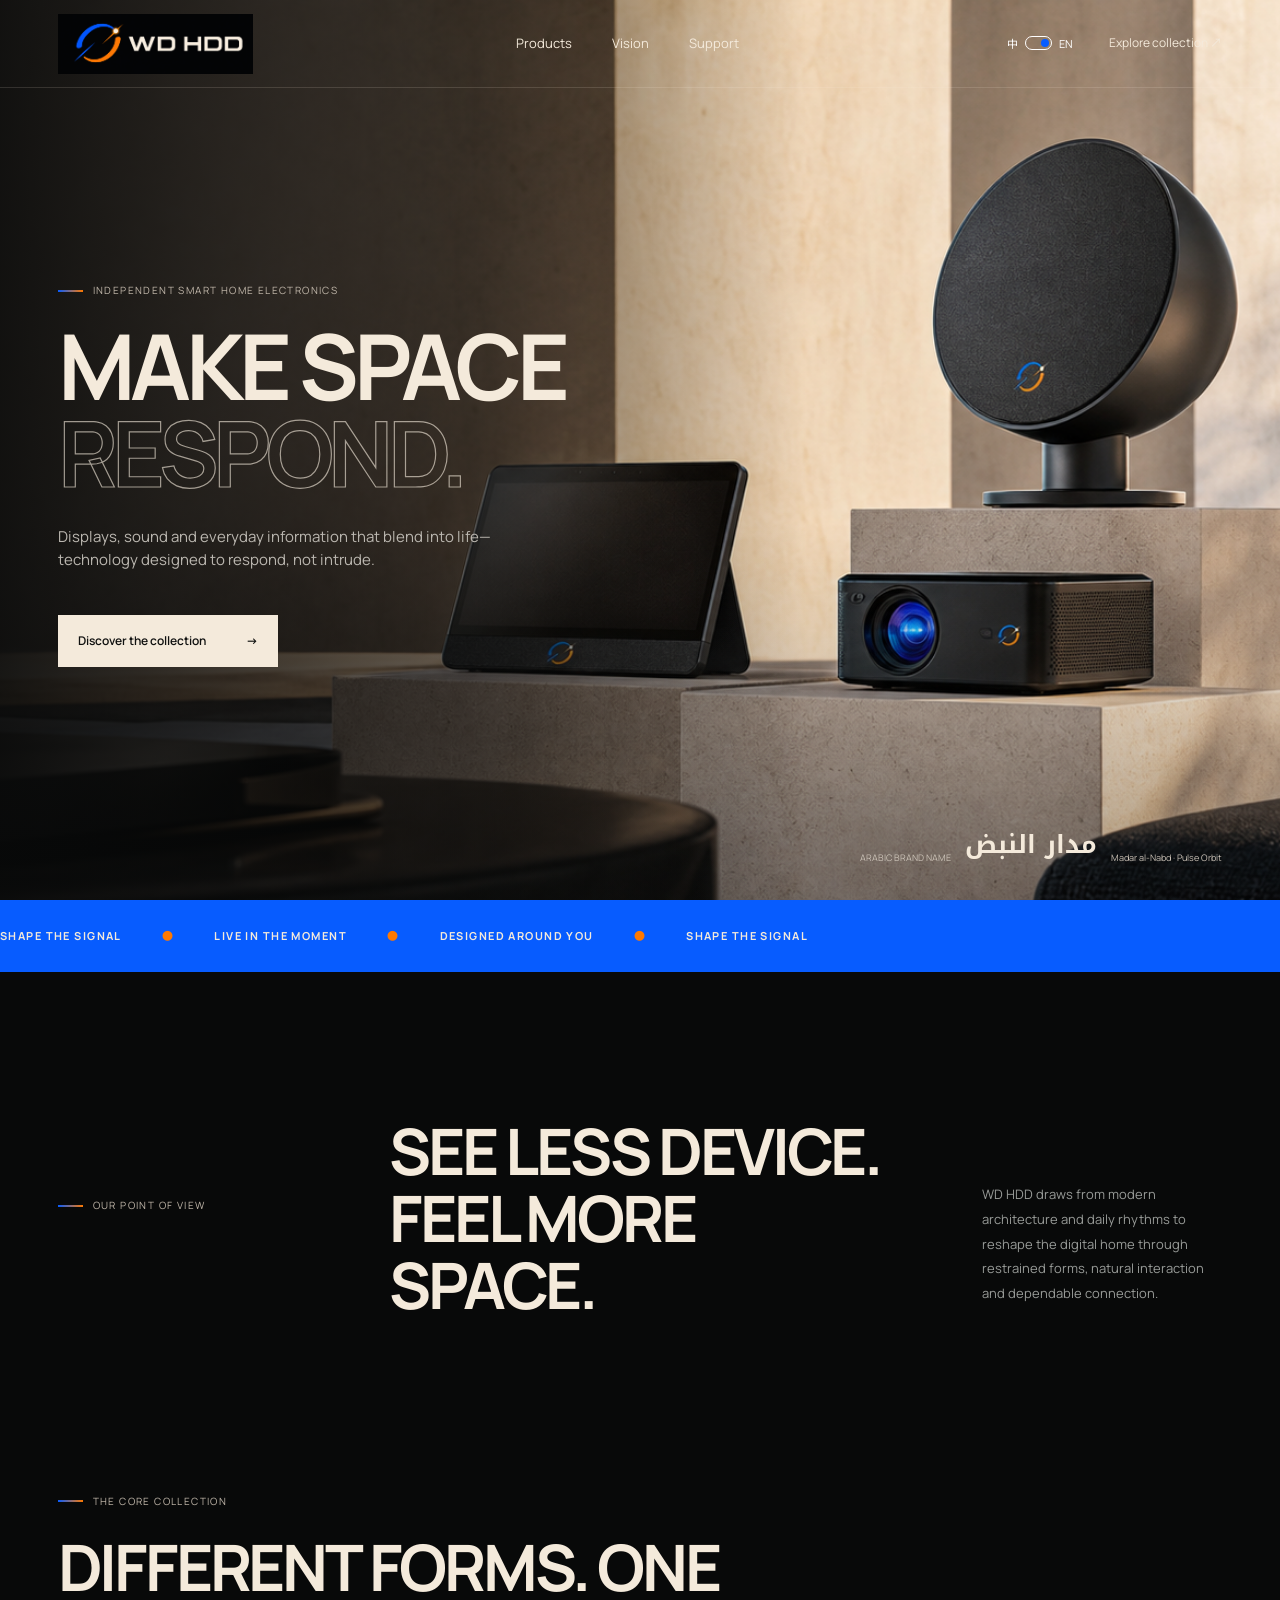
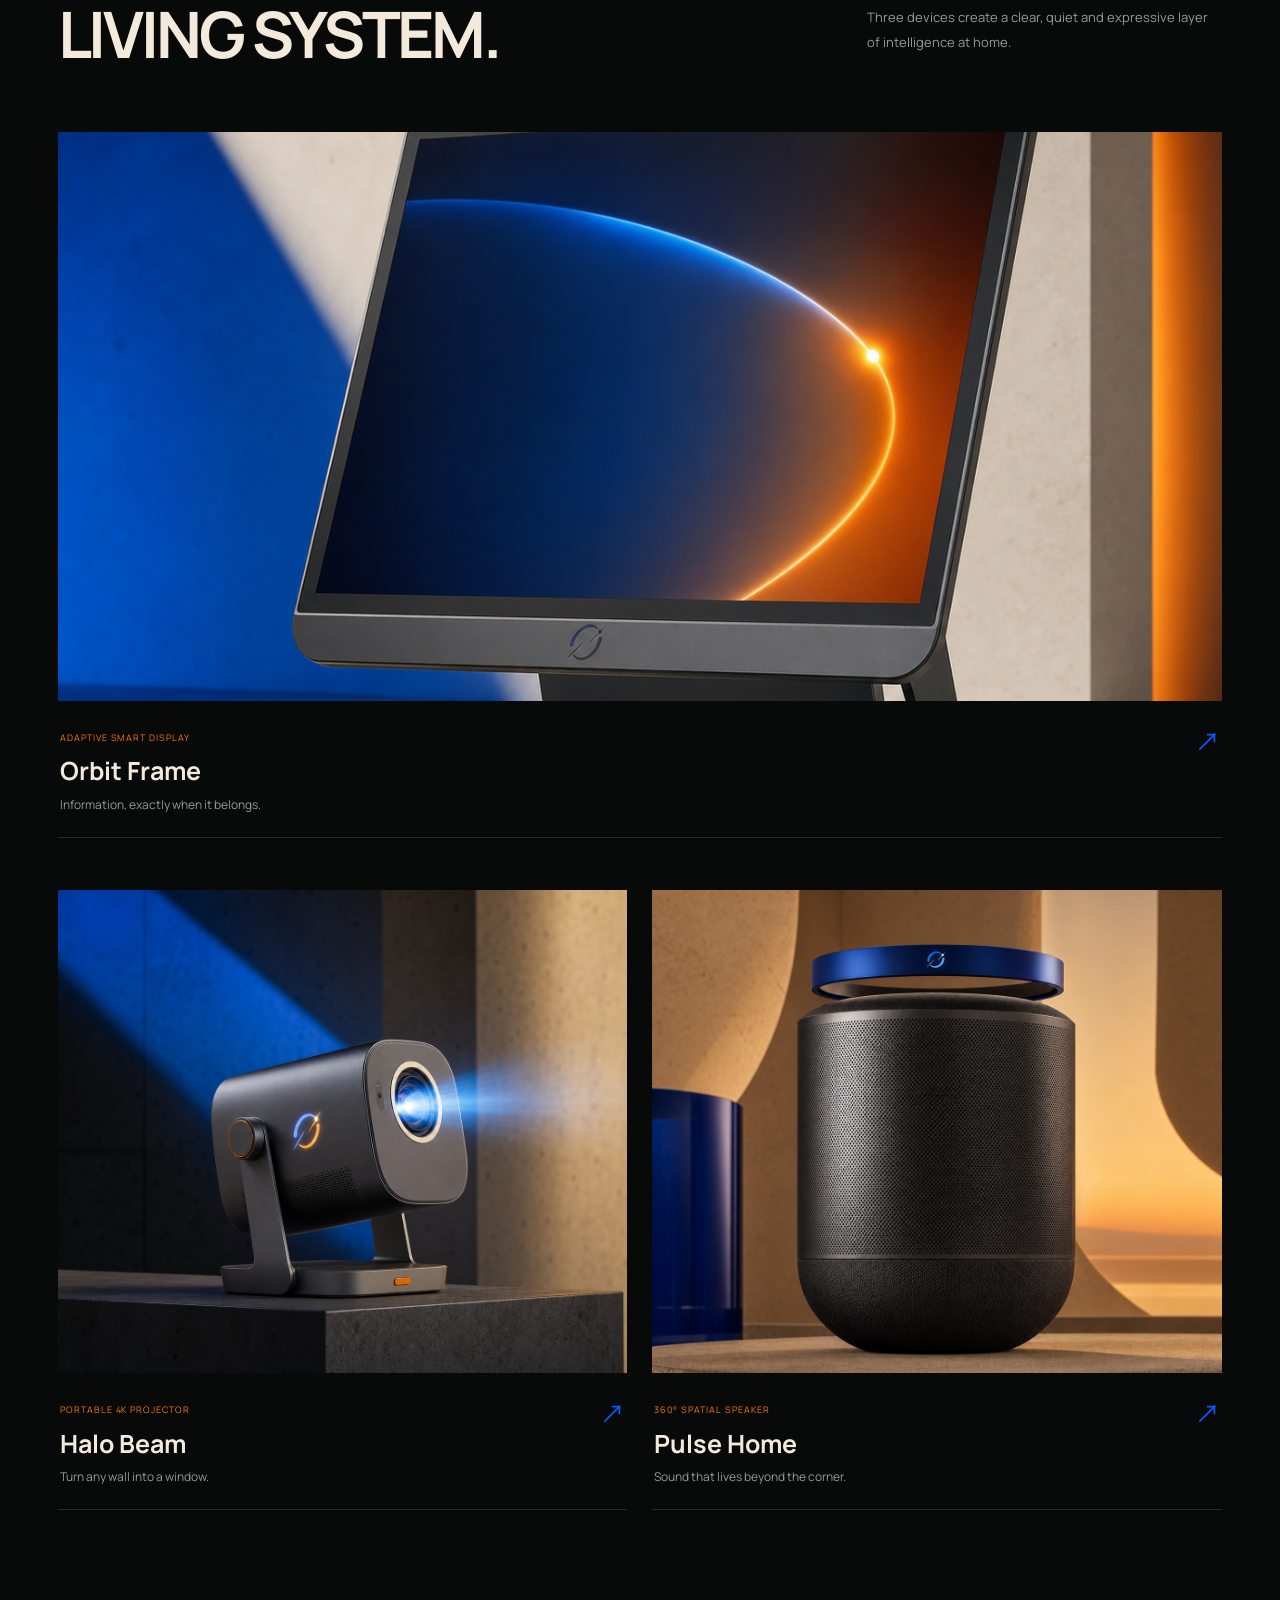
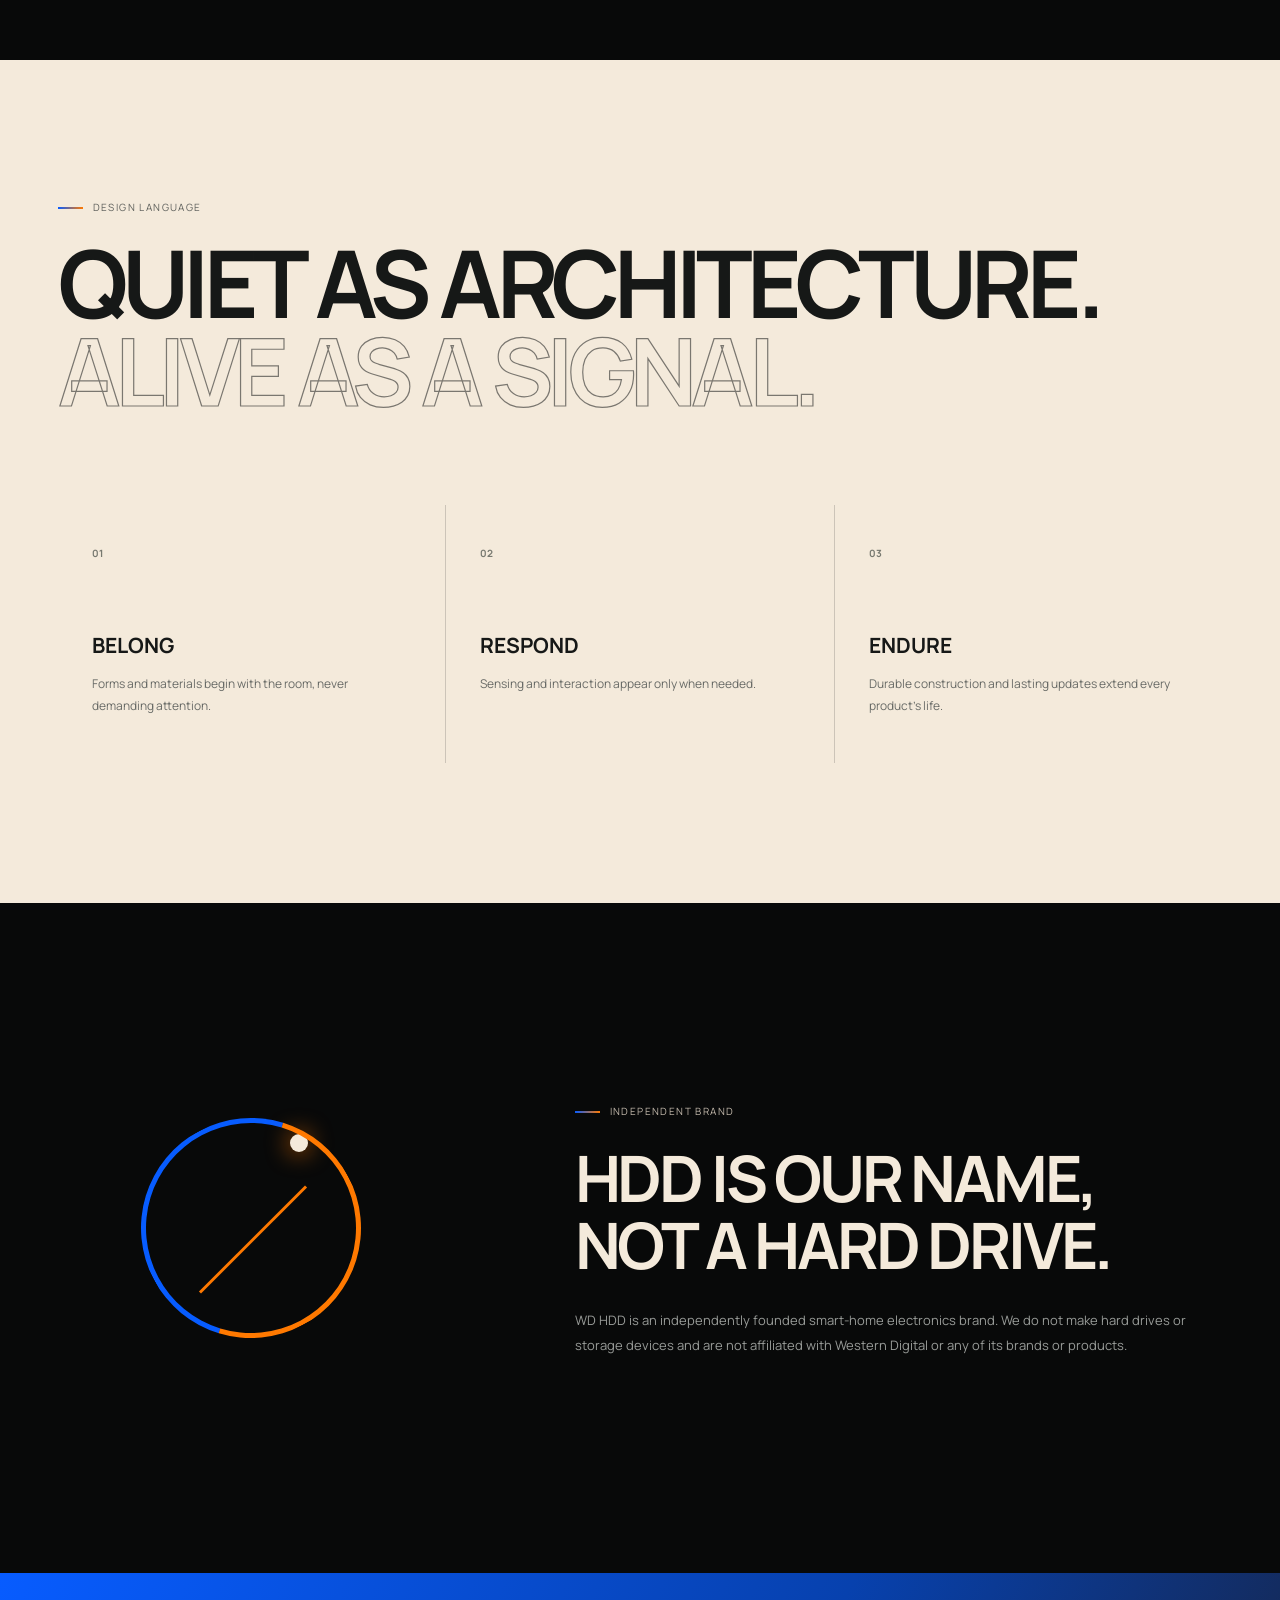
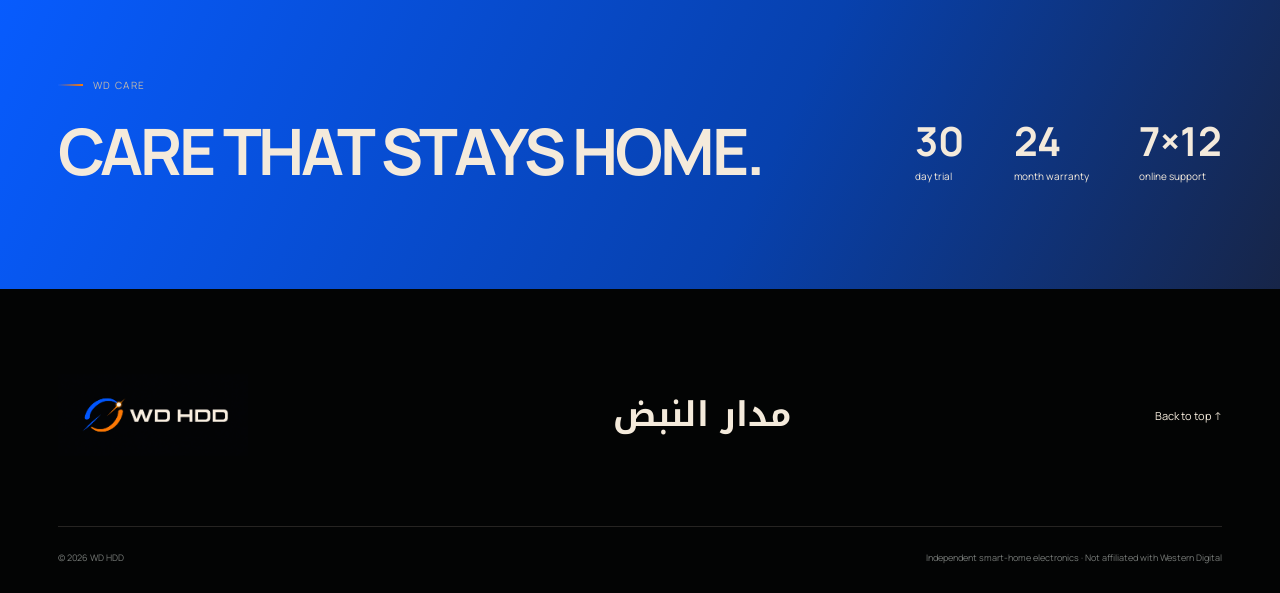
<file: index.html>
<!doctype html><html lang="zh-CN"><head><meta charset="utf-8"><meta name="viewport" content="width=device-width,initial-scale=1"><meta name="description" content="WD HDD independent smart-home electronics brand. 独立智能家居电子品牌。"><title>WD HDD｜空间，随你而动</title><link rel="stylesheet" href="style.css"></head><body>
<header><a class="logo" href="index.html"><img src="assets/brand-logo.png" alt="WD HDD"></a><nav><a href="#products" data-zh="产品" data-en="Products">产品</a><a href="#vision" data-zh="理念" data-en="Vision">理念</a><a href="#support" data-zh="服务" data-en="Support">服务</a></nav><div class="actions"><button class="lang" aria-label="切换语言"><span>中</span><i></i><span>EN</span></button><a href="#products" class="nav-cta"><span data-zh="探索系列" data-en="Explore collection">探索系列</span> ↗</a></div><button class="menu" aria-label="Menu">☰</button></header>
<main><section class="hero" id="top"><img src="assets/hero-lineup.png" alt="WD HDD smart home product lineup"><div class="veil"></div><div class="hero-copy reveal"><p class="eyebrow"><i></i><span data-zh="独立智能家居电子品牌" data-en="INDEPENDENT SMART HOME ELECTRONICS">独立智能家居电子品牌</span></p><h1><span data-zh="空间，" data-en="MAKE SPACE">空间，</span><br><em data-zh="随你而动。" data-en="RESPOND.">随你而动。</em></h1><p data-zh="让画面、声音与日常信息自然融入生活，科技不再占据空间，而是回应空间。" data-en="Displays, sound and everyday information that blend into life—technology designed to respond, not intrude.">让画面、声音与日常信息自然融入生活，科技不再占据空间，而是回应空间。</p><a class="button" href="#products"><span data-zh="发现新品" data-en="Discover the collection">发现新品</span><b>→</b></a></div><div class="arabic"><small data-zh="阿拉伯语品牌名" data-en="ARABIC BRAND NAME">阿拉伯语品牌名</small><strong dir="rtl" lang="ar">مدار النبض</strong><span>Madar al‑Nabd · Pulse Orbit</span></div></section>
<section class="strip"><div><span>SHAPE THE SIGNAL</span><b>●</b><span>LIVE IN THE MOMENT</span><b>●</b><span>DESIGNED AROUND YOU</span><b>●</b><span>SHAPE THE SIGNAL</span></div></section>
<section class="statement wrap reveal"><p class="eyebrow"><i></i><span data-zh="我们的主张" data-en="OUR POINT OF VIEW">我们的主张</span></p><div><h2 data-zh="少看见设备，更多感受空间。" data-en="SEE LESS DEVICE. FEEL MORE SPACE.">少看见设备，更多感受空间。</h2><p data-zh="WD HDD 从现代建筑与日常节奏中寻找灵感，用克制的形态、自然的交互与稳定的连接，重新组织家中的数字体验。" data-en="WD HDD draws from modern architecture and daily rhythms to reshape the digital home through restrained forms, natural interaction and dependable connection.">WD HDD 从现代建筑与日常节奏中寻找灵感，用克制的形态、自然的交互与稳定的连接，重新组织家中的数字体验。</p></div></section>
<section class="products wrap" id="products"><div class="section-head reveal"><div><p class="eyebrow"><i></i><span data-zh="核心系列" data-en="THE CORE COLLECTION">核心系列</span></p><h2 data-zh="为同一个空间，各自发光。" data-en="DIFFERENT FORMS. ONE LIVING SYSTEM.">为同一个空间，各自发光。</h2></div><p data-zh="三件设备，构成家中清晰、安静而富有表现力的智能层。" data-en="Three devices create a clear, quiet and expressive layer of intelligence at home.">三件设备，构成家中清晰、安静而富有表现力的智能层。</p></div><div class="grid"><article class="card feature reveal"><a href="product-orbit.html"><img src="assets/orbit-frame.png" alt="Orbit Frame"></a><div class="meta"><div><small data-zh="自适应智能显示屏" data-en="ADAPTIVE SMART DISPLAY">自适应智能显示屏</small><h3>Orbit Frame</h3><p data-zh="信息出现得恰到好处。" data-en="Information, exactly when it belongs.">信息出现得恰到好处。</p></div><a href="product-orbit.html">↗</a></div></article><article class="card reveal"><a href="product-halo.html"><img src="assets/halo-beam.png" alt="Halo Beam"></a><div class="meta"><div><small data-zh="便携 4K 智能投影" data-en="PORTABLE 4K PROJECTOR">便携 4K 智能投影</small><h3>Halo Beam</h3><p data-zh="让任何一面墙成为窗口。" data-en="Turn any wall into a window.">让任何一面墙成为窗口。</p></div><a href="product-halo.html">↗</a></div></article><article class="card reveal"><a href="product-pulse.html"><img src="assets/pulse-home.png" alt="Pulse Home"></a><div class="meta"><div><small data-zh="360° 空间音箱" data-en="360° SPATIAL SPEAKER">360° 空间音箱</small><h3>Pulse Home</h3><p data-zh="声音不在角落，它环绕生活。" data-en="Sound that lives beyond the corner.">声音不在角落，它环绕生活。</p></div><a href="product-pulse.html">↗</a></div></article></div></section>
<section class="vision" id="vision"><div class="wrap reveal"><p class="eyebrow"><i></i><span data-zh="设计语言" data-en="DESIGN LANGUAGE">设计语言</span></p><h2><span data-zh="建筑般安静，" data-en="QUIET AS ARCHITECTURE.">建筑般安静，</span><br><em data-zh="信号般灵敏。" data-en="ALIVE AS A SIGNAL.">信号般灵敏。</em></h2><div class="pillars"><article><b>01</b><h3 data-zh="融入" data-en="BELONG">融入</h3><p data-zh="形态与材质从空间出发，不抢占视觉中心。" data-en="Forms and materials begin with the room, never demanding attention.">形态与材质从空间出发，不抢占视觉中心。</p></article><article><b>02</b><h3 data-zh="回应" data-en="RESPOND">回应</h3><p data-zh="传感与交互只在需要时出现，保持自然节奏。" data-en="Sensing and interaction appear only when needed.">传感与交互只在需要时出现，保持自然节奏。</p></article><article><b>03</b><h3 data-zh="延续" data-en="ENDURE">延续</h3><p data-zh="耐用结构与持续更新，让设备拥有更长生命周期。" data-en="Durable construction and lasting updates extend every product's life.">耐用结构与持续更新，让设备拥有更长生命周期。</p></article></div></div></section>
<section class="identity wrap reveal"><div class="orbit-mark"><i></i><b></b></div><div><p class="eyebrow"><i></i><span data-zh="独立品牌声明" data-en="INDEPENDENT BRAND">独立品牌声明</span></p><h2 data-zh="HDD 是名字，不是硬盘。" data-en="HDD IS OUR NAME, NOT A HARD DRIVE.">HDD 是名字，不是硬盘。</h2><p data-zh="WD HDD 是独立创立的智能家居电子品牌，不生产硬盘或存储设备，与 Western Digital（西部数据）及其任何品牌、产品不存在关联。" data-en="WD HDD is an independently founded smart-home electronics brand. We do not make hard drives or storage devices and are not affiliated with Western Digital or any of its brands or products.">WD HDD 是独立创立的智能家居电子品牌，不生产硬盘或存储设备，与 Western Digital（西部数据）及其任何品牌、产品不存在关联。</p></div></section>
<section class="support" id="support"><div class="wrap support-inner reveal"><div><p class="eyebrow"><i></i>WD CARE</p><h2 data-zh="让好体验，住得更久。" data-en="CARE THAT STAYS HOME.">让好体验，住得更久。</h2></div><div class="stats"><div><strong>30</strong><span data-zh="天安心试用" data-en="day trial">天安心试用</span></div><div><strong>24</strong><span data-zh="个月有限质保" data-en="month warranty">个月有限质保</span></div><div><strong>7×12</strong><span data-zh="小时在线支持" data-en="online support">小时在线支持</span></div></div></div></section></main>
<footer><div class="footer-main"><img src="assets/brand-logo.png" alt="WD HDD"><h2 dir="rtl" lang="ar">مدار النبض</h2><a href="#top"><span data-zh="回到顶部" data-en="Back to top">回到顶部</span> ↑</a></div><div class="footer-line"><span>© 2026 WD HDD</span><span data-zh="独立智能家居电子品牌 · 与 Western Digital 无关联" data-en="Independent smart-home electronics · Not affiliated with Western Digital">独立智能家居电子品牌 · 与 Western Digital 无关联</span></div></footer><script src="site.js"></script></body></html>
</file>
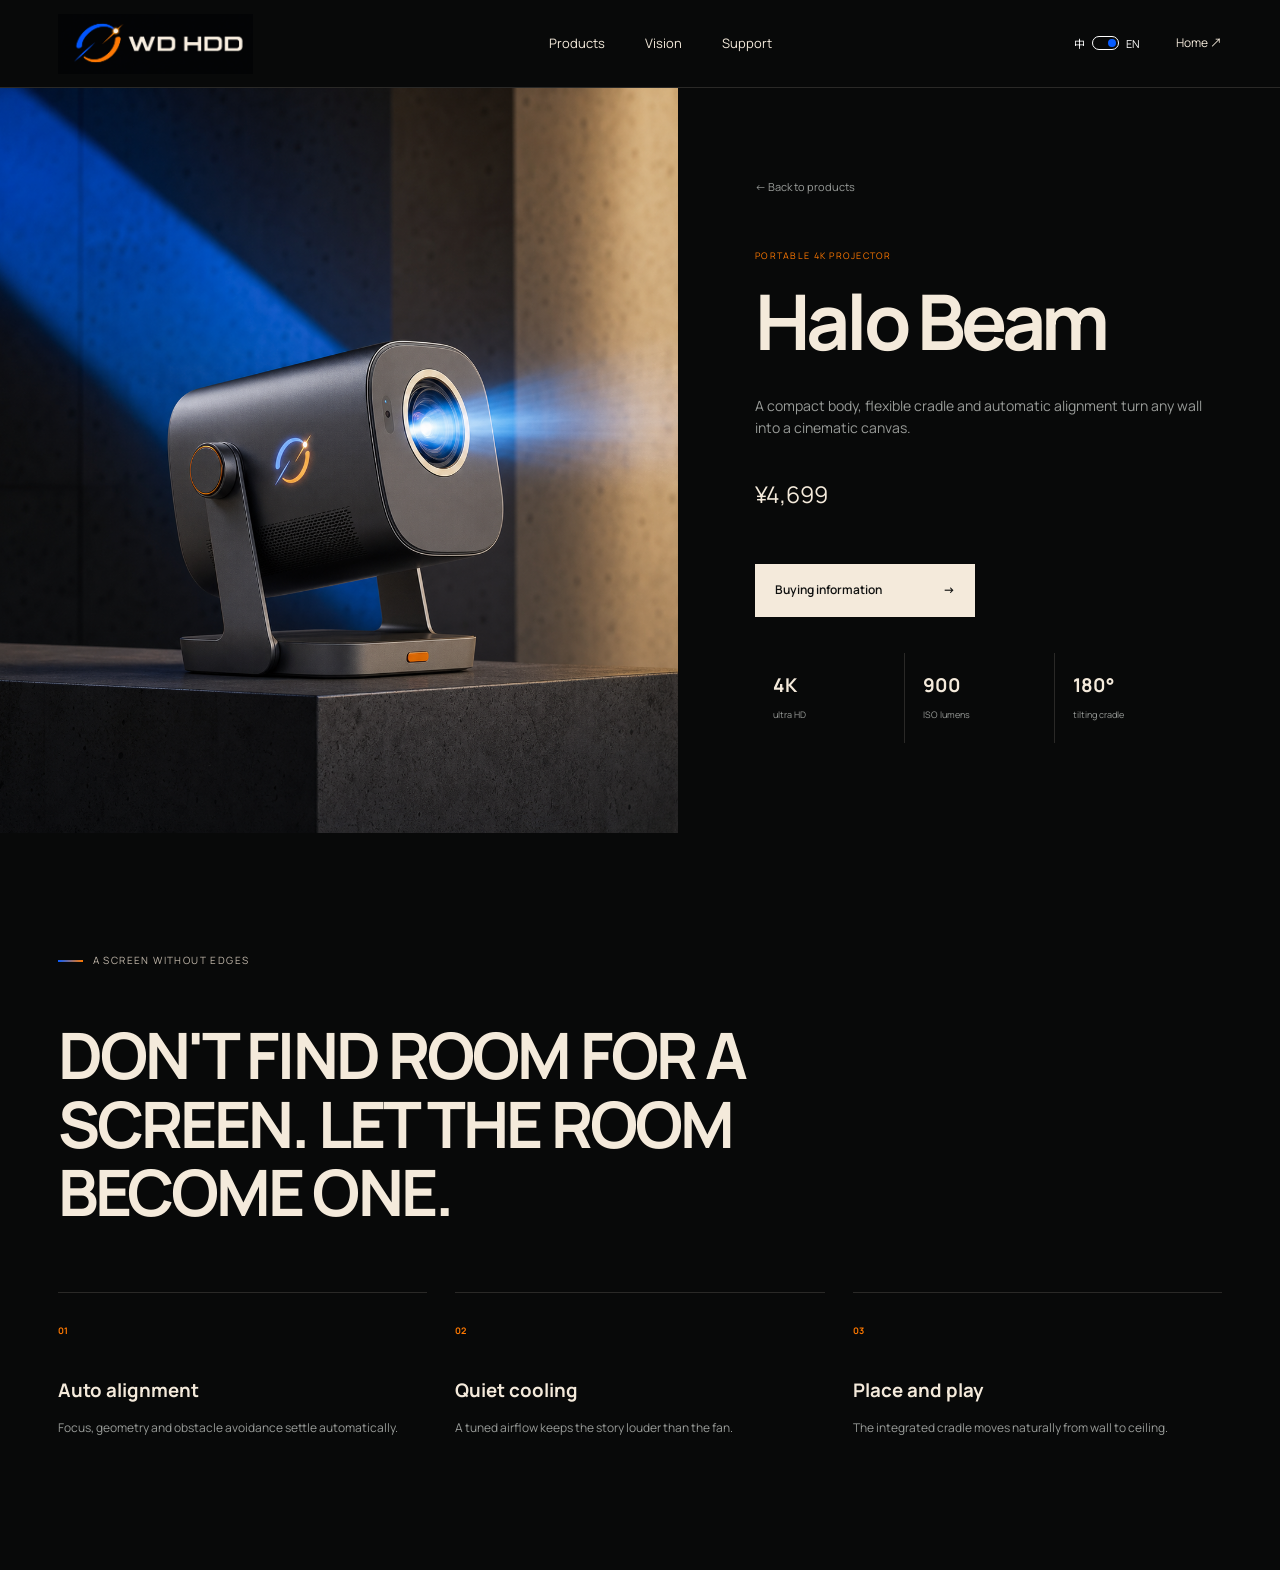
<file: product-halo.html>
<!doctype html><html lang="zh-CN"><head><meta charset="utf-8"><meta name="viewport" content="width=device-width,initial-scale=1"><title>Halo Beam｜WD HDD</title><link rel="stylesheet" href="style.css"></head><body><header><a class="logo" href="index.html"><img src="assets/brand-logo.png" alt="WD HDD"></a><nav><a href="index.html#products" data-zh="产品" data-en="Products">产品</a><a href="index.html#vision" data-zh="理念" data-en="Vision">理念</a><a href="index.html#support" data-zh="服务" data-en="Support">服务</a></nav><div class="actions"><button class="lang"><span>中</span><i></i><span>EN</span></button><a class="nav-cta" href="index.html" data-zh="返回首页 ↗" data-en="Home ↗">返回首页 ↗</a></div><button class="menu">☰</button></header><main class="product-page"><section class="product-hero"><div class="product-media"><img src="assets/halo-beam.png" alt="Halo Beam"></div><div class="product-copy reveal"><a class="back" href="index.html#products" data-zh="← 返回产品" data-en="← Back to products">← 返回产品</a><p class="category" data-zh="便携 4K 智能投影" data-en="PORTABLE 4K PROJECTOR">便携 4K 智能投影</p><h1>Halo Beam</h1><p data-zh="紧凑机身、自由转轴与自动校正，让任何一面墙都成为清晰的大画面。" data-en="A compact body, flexible cradle and automatic alignment turn any wall into a cinematic canvas.">紧凑机身、自由转轴与自动校正，让任何一面墙都成为清晰的大画面。</p><p class="price">¥4,699</p><a class="button" href="index.html#support"><span data-zh="了解购买" data-en="Buying information">了解购买</span><b>→</b></a><div class="specs"><div><strong>4K</strong><span data-zh="超高清画面" data-en="ultra HD">超高清画面</span></div><div><strong>900</strong><span data-zh="ISO 流明" data-en="ISO lumens">ISO 流明</span></div><div><strong>180°</strong><span data-zh="自由转轴" data-en="tilting cradle">自由转轴</span></div></div></div></section><section class="story wrap reveal"><p class="eyebrow"><i></i><span data-zh="画面无界" data-en="A SCREEN WITHOUT EDGES">画面无界</span></p><h2 data-zh="不为屏幕找空间，让空间成为屏幕。" data-en="DON'T FIND ROOM FOR A SCREEN. LET THE ROOM BECOME ONE.">不为屏幕找空间，让空间成为屏幕。</h2><div class="features"><article><b>01</b><h3 data-zh="自动校正" data-en="Auto alignment">自动校正</h3><p data-zh="开机后快速完成对焦、梯形校正与避障。" data-en="Focus, geometry and obstacle avoidance settle automatically.">开机后快速完成对焦、梯形校正与避障。</p></article><article><b>02</b><h3 data-zh="低噪运行" data-en="Quiet cooling">低噪运行</h3><p data-zh="优化风道让电影安静地成为主角。" data-en="A tuned airflow keeps the story louder than the fan.">优化风道让电影安静地成为主角。</p></article><article><b>03</b><h3 data-zh="随放随投" data-en="Place and play">随放随投</h3><p data-zh="一体式转轴快速覆盖墙面与天花板。" data-en="The integrated cradle moves naturally from wall to ceiling.">一体式转轴快速覆盖墙面与天花板。</p></article></div></section></main><script src="site.js"></script></body></html>
</file>
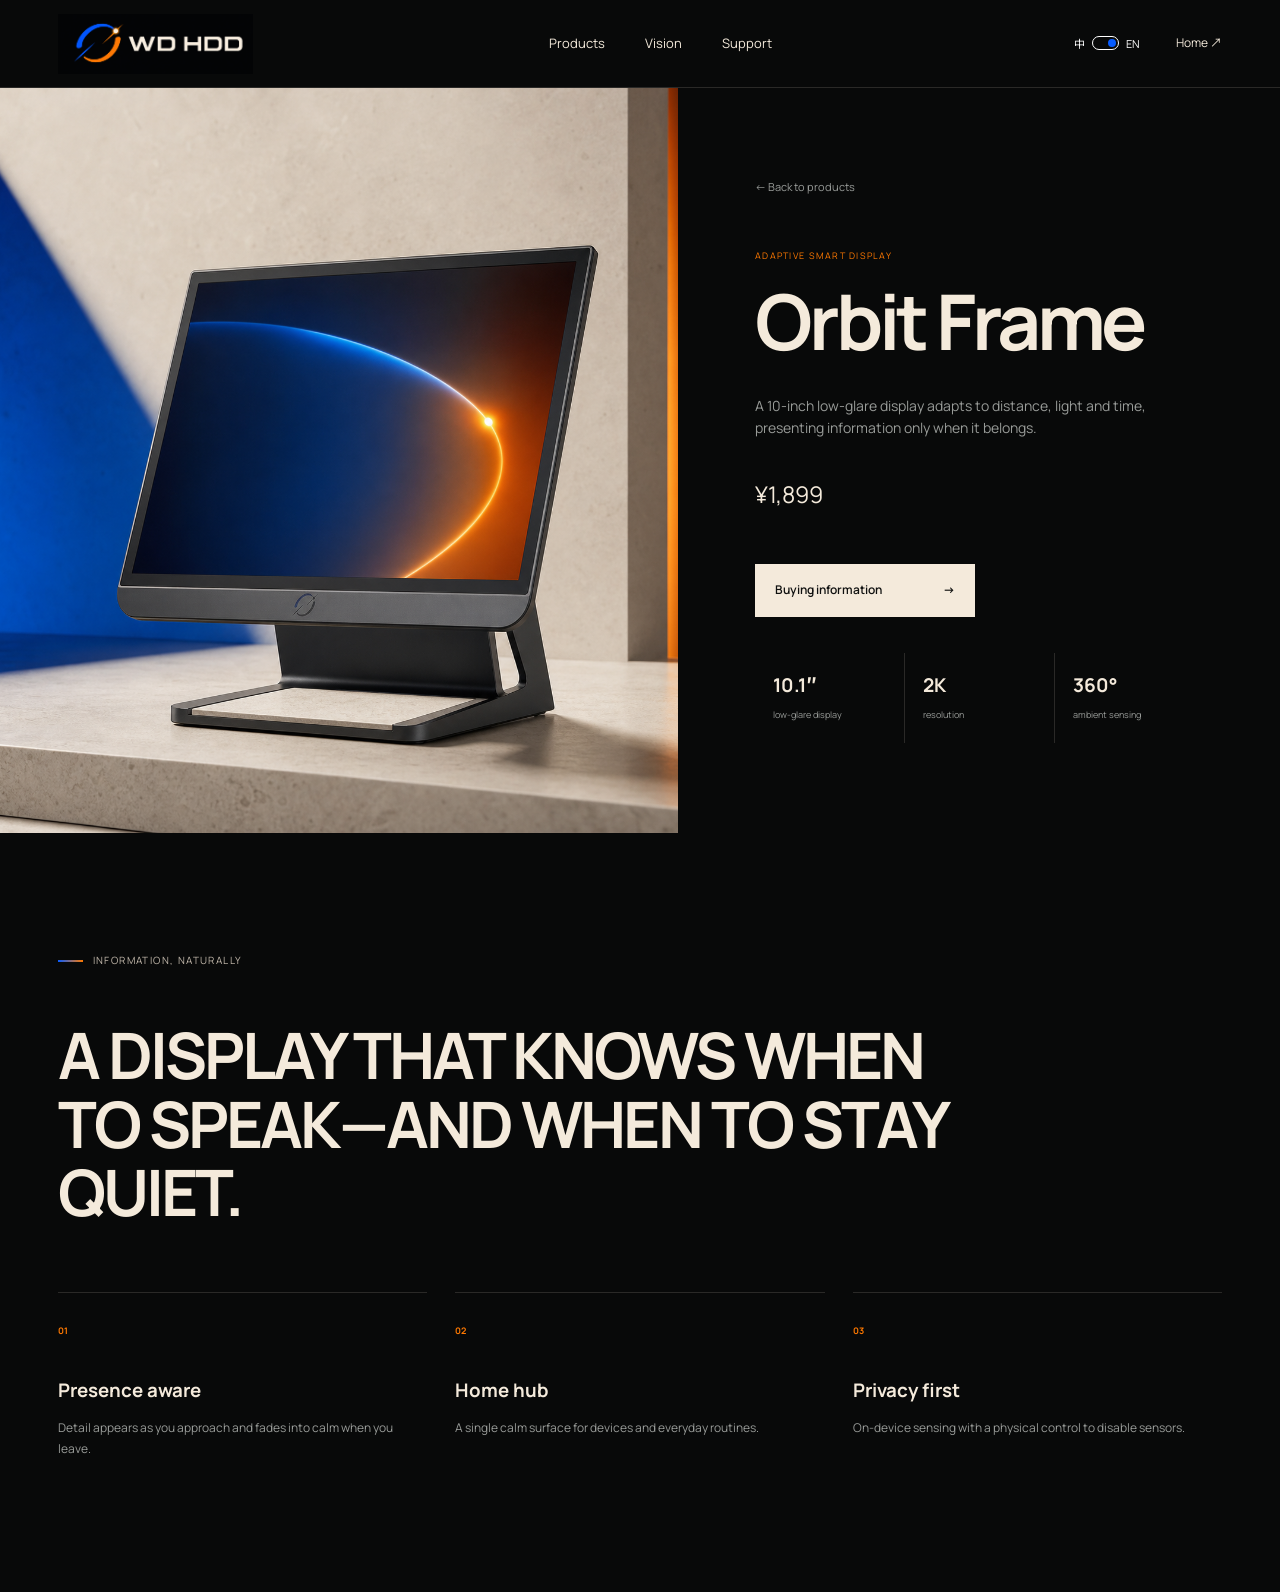
<file: product-orbit.html>
<!doctype html><html lang="zh-CN"><head><meta charset="utf-8"><meta name="viewport" content="width=device-width,initial-scale=1"><title>Orbit Frame｜WD HDD</title><link rel="stylesheet" href="style.css"></head><body><header><a class="logo" href="index.html"><img src="assets/brand-logo.png" alt="WD HDD"></a><nav><a href="index.html#products" data-zh="产品" data-en="Products">产品</a><a href="index.html#vision" data-zh="理念" data-en="Vision">理念</a><a href="index.html#support" data-zh="服务" data-en="Support">服务</a></nav><div class="actions"><button class="lang"><span>中</span><i></i><span>EN</span></button><a class="nav-cta" href="index.html" data-zh="返回首页 ↗" data-en="Home ↗">返回首页 ↗</a></div><button class="menu">☰</button></header><main class="product-page"><section class="product-hero"><div class="product-media"><img src="assets/orbit-frame.png" alt="Orbit Frame"></div><div class="product-copy reveal"><a class="back" href="index.html#products" data-zh="← 返回产品" data-en="← Back to products">← 返回产品</a><p class="category" data-zh="自适应智能显示屏" data-en="ADAPTIVE SMART DISPLAY">自适应智能显示屏</p><h1>Orbit Frame</h1><p data-zh="十英寸低反光显示屏会根据距离、光线与时间调整内容，让信息在恰当的时刻自然出现。" data-en="A 10-inch low-glare display adapts to distance, light and time, presenting information only when it belongs.">十英寸低反光显示屏会根据距离、光线与时间调整内容，让信息在恰当的时刻自然出现。</p><p class="price">¥1,899</p><a class="button" href="index.html#support"><span data-zh="了解购买" data-en="Buying information">了解购买</span><b>→</b></a><div class="specs"><div><strong>10.1″</strong><span data-zh="低反光屏" data-en="low-glare display">低反光屏</span></div><div><strong>2K</strong><span data-zh="细腻分辨率" data-en="resolution">细腻分辨率</span></div><div><strong>360°</strong><span data-zh="环境感知" data-en="ambient sensing">环境感知</span></div></div></div></section><section class="story wrap reveal"><p class="eyebrow"><i></i><span data-zh="自然呈现" data-en="INFORMATION, NATURALLY">自然呈现</span></p><h2 data-zh="屏幕可以提供信息，也可以保持安静。" data-en="A DISPLAY THAT KNOWS WHEN TO SPEAK—AND WHEN TO STAY QUIET.">屏幕可以提供信息，也可以保持安静。</h2><div class="features"><article><b>01</b><h3 data-zh="注视感知" data-en="Presence aware">注视感知</h3><p data-zh="靠近时呈现细节，离开后回归安静画面。" data-en="Detail appears as you approach and fades into calm when you leave.">靠近时呈现细节，离开后回归安静画面。</p></article><article><b>02</b><h3 data-zh="家庭中枢" data-en="Home hub">家庭中枢</h3><p data-zh="统一控制常用设备与自动化场景。" data-en="A single calm surface for devices and everyday routines.">统一控制常用设备与自动化场景。</p></article><article><b>03</b><h3 data-zh="隐私优先" data-en="Privacy first">隐私优先</h3><p data-zh="本地处理环境感知数据，物理开关随时关闭传感器。" data-en="On-device sensing with a physical control to disable sensors.">本地处理环境感知数据，物理开关随时关闭传感器。</p></article></div></section></main><script src="site.js"></script></body></html>
</file>
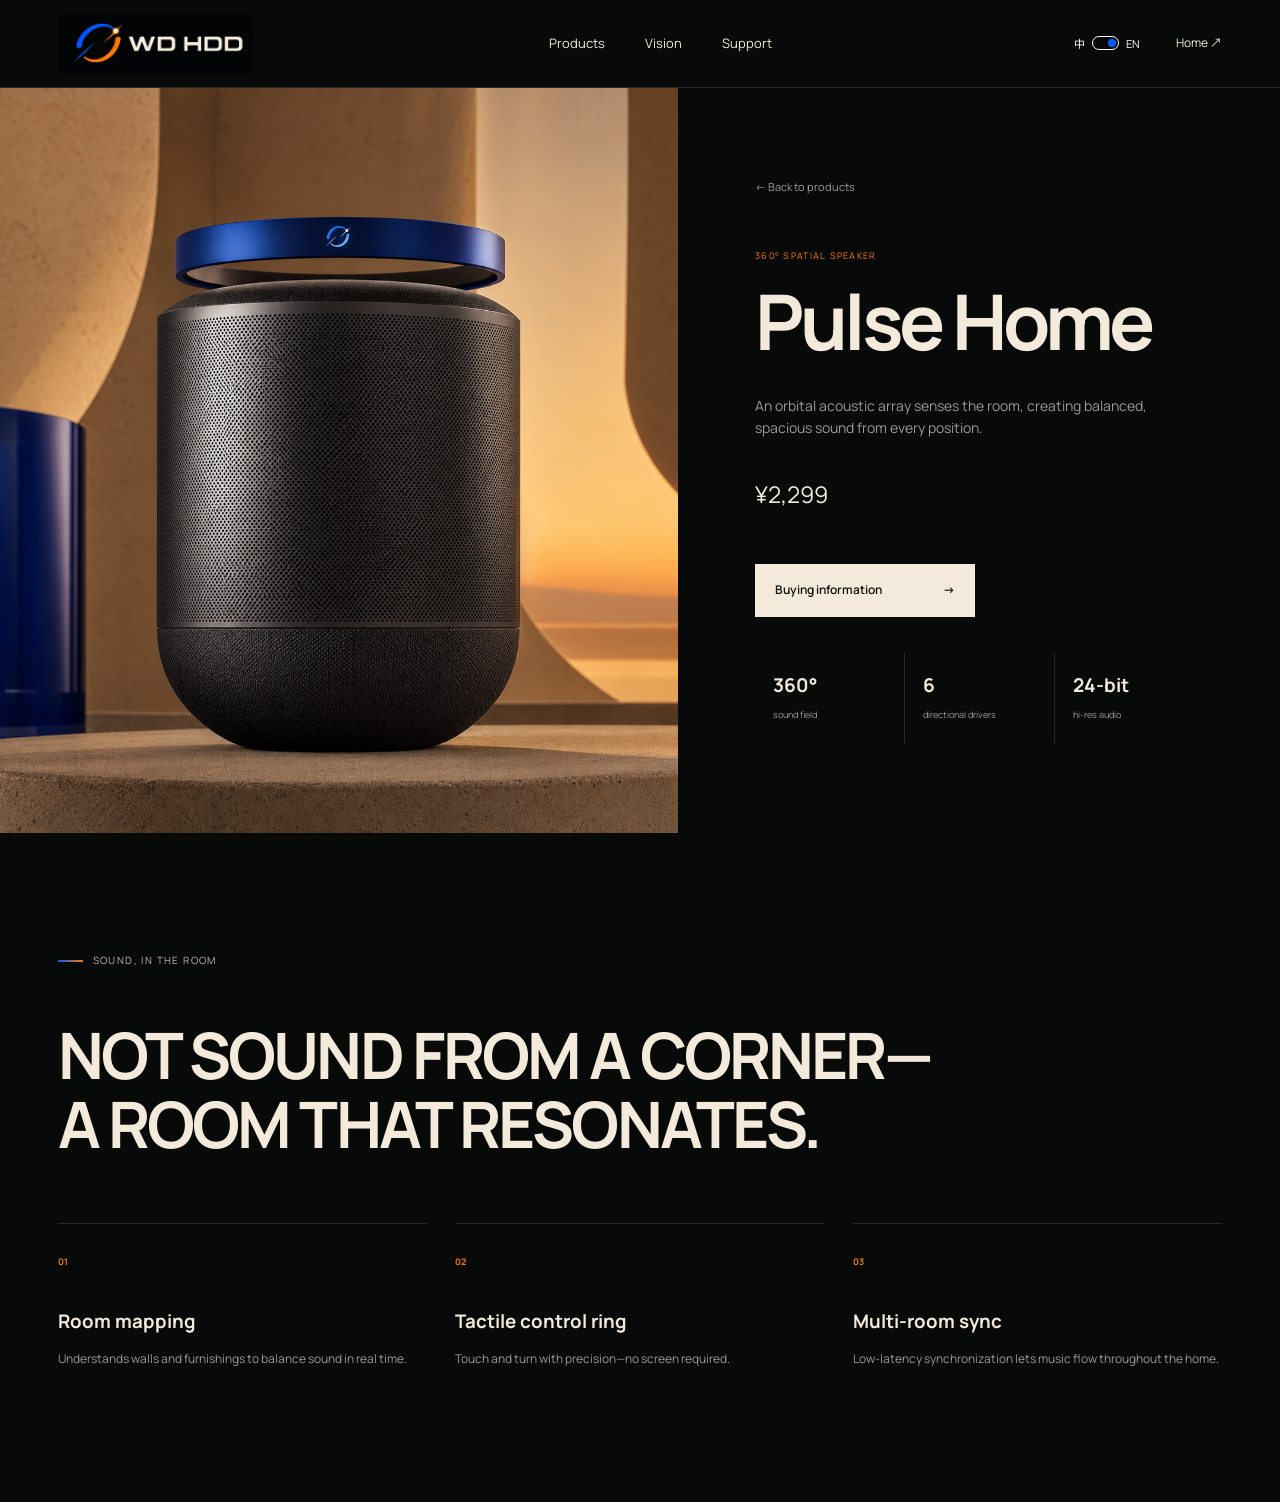
<file: product-pulse.html>
<!doctype html><html lang="zh-CN"><head><meta charset="utf-8"><meta name="viewport" content="width=device-width,initial-scale=1"><title>Pulse Home｜WD HDD</title><link rel="stylesheet" href="style.css"></head><body><header><a class="logo" href="index.html"><img src="assets/brand-logo.png" alt="WD HDD"></a><nav><a href="index.html#products" data-zh="产品" data-en="Products">产品</a><a href="index.html#vision" data-zh="理念" data-en="Vision">理念</a><a href="index.html#support" data-zh="服务" data-en="Support">服务</a></nav><div class="actions"><button class="lang"><span>中</span><i></i><span>EN</span></button><a class="nav-cta" href="index.html" data-zh="返回首页 ↗" data-en="Home ↗">返回首页 ↗</a></div><button class="menu">☰</button></header><main class="product-page"><section class="product-hero"><div class="product-media"><img src="assets/pulse-home.png" alt="Pulse Home"></div><div class="product-copy reveal"><a class="back" href="index.html#products" data-zh="← 返回产品" data-en="← Back to products">← 返回产品</a><p class="category" data-zh="360° 空间音箱" data-en="360° SPATIAL SPEAKER">360° 空间音箱</p><h1>Pulse Home</h1><p data-zh="环形声学结构主动感知空间，让每个位置都拥有平衡、宽阔而自然的声音。" data-en="An orbital acoustic array senses the room, creating balanced, spacious sound from every position.">环形声学结构主动感知空间，让每个位置都拥有平衡、宽阔而自然的声音。</p><p class="price">¥2,299</p><a class="button" href="index.html#support"><span data-zh="了解购买" data-en="Buying information">了解购买</span><b>→</b></a><div class="specs"><div><strong>360°</strong><span data-zh="环绕声场" data-en="sound field">环绕声场</span></div><div><strong>6</strong><span data-zh="定向单元" data-en="directional drivers">定向单元</span></div><div><strong>24-bit</strong><span data-zh="高解析音频" data-en="hi-res audio">高解析音频</span></div></div></div></section><section class="story wrap reveal"><p class="eyebrow"><i></i><span data-zh="声音在场" data-en="SOUND, IN THE ROOM">声音在场</span></p><h2 data-zh="不是从一个角落发声，而是让整个空间共鸣。" data-en="NOT SOUND FROM A CORNER—A ROOM THAT RESONATES.">不是从一个角落发声，而是让整个空间共鸣。</h2><div class="features"><article><b>01</b><h3 data-zh="空间建模" data-en="Room mapping">空间建模</h3><p data-zh="自动理解墙面与家具位置，实时平衡声场。" data-en="Understands walls and furnishings to balance sound in real time.">自动理解墙面与家具位置，实时平衡声场。</p></article><article><b>02</b><h3 data-zh="触感音量环" data-en="Tactile control ring">触感音量环</h3><p data-zh="无需看屏幕，轻触与旋转即可准确控制。" data-en="Touch and turn with precision—no screen required.">无需看屏幕，轻触与旋转即可准确控制。</p></article><article><b>03</b><h3 data-zh="多房间同步" data-en="Multi-room sync">多房间同步</h3><p data-zh="多台设备低延迟协作，让音乐自然流动。" data-en="Low-latency synchronization lets music flow throughout the home.">多台设备低延迟协作，让音乐自然流动。</p></article></div></section></main><script src="site.js"></script></body></html>
</file>
<file: style.css>
@import url('https://fonts.googleapis.com/css2?family=Manrope:wght@400;500;600;700&family=Noto+Sans+SC:wght@400;500;600;700&family=Noto+Kufi+Arabic:wght@500&display=swap');
:root{--black:#080909;--graphite:#111313;--cream:#f4eadb;--stone:#d9cbb7;--blue:#075cff;--orange:#ff7900;--muted:#989b98;--line:rgba(244,234,219,.14);--max:1320px}*{box-sizing:border-box}html{scroll-behavior:smooth}body{margin:0;background:var(--black);color:var(--cream);font-family:Manrope,'Noto Sans SC',sans-serif;line-height:1.55}a{color:inherit;text-decoration:none}img{display:block;max-width:100%}button{font:inherit}header{position:absolute;inset:0 0 auto;height:88px;z-index:10;padding:0 4.5vw;display:flex;align-items:center;justify-content:space-between;border-bottom:1px solid var(--line)}.logo{width:195px;height:60px;overflow:hidden;display:flex;align-items:center}.logo img{width:100%;transform:scale(1.13)}nav{display:flex;gap:40px;font-size:13px}nav a:hover{color:var(--orange)}.actions{display:flex;align-items:center;gap:30px}.lang{border:0;background:none;color:white;display:flex;align-items:center;gap:7px;font-size:11px;cursor:pointer}.lang i{width:27px;height:14px;border:1px solid white;border-radius:9px;position:relative}.lang i:after{content:'';position:absolute;left:2px;top:2px;width:8px;height:8px;border-radius:50%;background:var(--orange);transition:.25s}.lang[data-lang=en] i:after{left:15px;background:var(--blue)}.nav-cta{font-size:12px}.menu{display:none;background:none;color:white;border:0;font-size:20px}.hero{height:100vh;min-height:770px;position:relative;display:flex;align-items:center;overflow:hidden}.hero>img{position:absolute;inset:0;width:100%;height:100%;object-fit:cover}.veil{position:absolute;inset:0;background:linear-gradient(90deg,rgba(8,9,9,.92),rgba(8,9,9,.54) 37%,transparent 63%),linear-gradient(0deg,rgba(8,9,9,.3),transparent 42%)}.hero-copy{position:relative;width:min(var(--max),91vw);margin:50px auto 0}.eyebrow{display:flex;align-items:center;gap:10px;text-transform:uppercase;letter-spacing:.14em;font-size:10px;color:#c2b8ab;margin:0 0 24px}.eyebrow>i{width:25px;height:2px;background:linear-gradient(90deg,var(--blue),var(--orange))}.hero h1{font-size:clamp(60px,7.1vw,110px);line-height:.95;letter-spacing:-.06em;margin:0 0 30px}.hero h1 em,.vision h2 em{font-style:normal;color:transparent;-webkit-text-stroke:1.2px rgba(244,234,219,.62)}.hero-copy>p:not(.eyebrow){max-width:490px;color:#bbb7b0;font-size:15px}.button{display:inline-flex;align-items:center;justify-content:space-between;background:var(--cream);color:#101110;padding:17px 20px;width:220px;margin-top:28px;font-size:12px;font-weight:600;transition:.25s}.button:hover{background:var(--orange);transform:translateY(-2px)}.arabic{position:absolute;right:4.5vw;bottom:35px;display:flex;align-items:end;gap:14px}.arabic small{font-size:9px;color:#cbc2b7}.arabic strong{font-family:'Noto Kufi Arabic',sans-serif;font-size:25px}.arabic span{font-size:9px;color:#cbc2b7}.strip{height:72px;background:var(--blue);overflow:hidden;display:flex;align-items:center}.strip div{display:flex;gap:40px;white-space:nowrap;font-size:11px;font-weight:700;letter-spacing:.13em;animation:slide 25s linear infinite}.strip b{color:var(--orange)}@keyframes slide{to{transform:translateX(-50%)}}.wrap{width:min(var(--max),91vw);margin:auto}.statement{padding:145px 0;display:grid;grid-template-columns:.55fr 2fr;gap:8vw}.statement>div{display:grid;grid-template-columns:1.5fr .7fr;gap:6vw;align-items:end}.statement h2,.section-head h2,.identity h2,.support h2{font-size:clamp(40px,5vw,70px);line-height:1.05;letter-spacing:-.05em;margin:0}.statement>div p,.section-head>p,.identity>div>p:last-child{color:var(--muted);font-size:13px;line-height:1.9}.products{padding:30px 0 150px}.section-head{display:flex;align-items:end;justify-content:space-between;margin-bottom:65px}.section-head>p{max-width:360px}.grid{display:grid;grid-template-columns:1fr 1fr;gap:52px 25px}.card.feature{grid-column:1/-1}.card>a{display:block;aspect-ratio:1.18;background:#151717;overflow:hidden}.card.feature>a{aspect-ratio:2.05}.card img{width:100%;height:100%;object-fit:cover;transition:.7s}.card:hover img{transform:scale(1.035)}.meta{display:flex;justify-content:space-between;border-bottom:1px solid var(--line);padding:22px 2px}.meta small{color:var(--orange);font-size:9px;letter-spacing:.11em}.meta h3{font-size:25px;margin:5px 0}.meta p{margin:0;color:var(--muted);font-size:12px}.meta>a{color:var(--blue);font-size:25px}.vision{background:var(--cream);color:#161817;padding:140px 0}.vision .eyebrow{color:#5e605c}.vision h2{font-size:clamp(55px,7.3vw,104px);line-height:.94;letter-spacing:-.06em;margin:0}.vision h2 em{-webkit-text-stroke-color:rgba(22,24,23,.55)}.pillars{display:grid;grid-template-columns:repeat(3,1fr);gap:1px;background:rgba(22,24,23,.18);margin-top:90px}.pillars article{background:var(--cream);padding:34px;min-height:240px}.pillars b{font-size:10px;color:#777970}.pillars h3{font-size:21px;margin:65px 0 10px}.pillars p{color:#696b67;font-size:12px;line-height:1.8}.identity{padding:145px 0;display:grid;grid-template-columns:.8fr 1.25fr;gap:8vw;align-items:center}.orbit-mark{height:380px;position:relative}.orbit-mark:before,.orbit-mark:after{content:'';position:absolute;width:210px;height:210px;border:5px solid transparent;border-radius:50%;top:70px;left:20%;transform:rotate(-28deg)}.orbit-mark:before{border-top-color:var(--blue);border-left-color:var(--blue)}.orbit-mark:after{border-right-color:var(--orange);border-bottom-color:var(--orange)}.orbit-mark i{position:absolute;width:18px;height:18px;background:var(--cream);border-radius:50%;left:56%;top:86px;box-shadow:0 0 25px var(--orange)}.orbit-mark b{position:absolute;width:150px;height:3px;background:var(--orange);left:29%;top:190px;transform:rotate(-45deg)}.identity h2{margin-bottom:30px}.support{background:linear-gradient(115deg,var(--blue),#0741ae 60%,#172548);padding:105px 0}.support-inner{display:flex;align-items:end;justify-content:space-between}.stats{display:flex;gap:50px}.stats div{display:flex;flex-direction:column}.stats strong{font-size:40px;line-height:1}.stats span{font-size:10px;margin-top:8px}footer{padding:85px 4.5vw 28px;background:#030404}.footer-main{display:flex;align-items:center;justify-content:space-between;padding-bottom:70px}.footer-main img{width:190px}.footer-main h2{font-family:'Noto Kufi Arabic',sans-serif;font-size:34px;margin:0}.footer-main>a{font-size:11px}.footer-line{display:flex;justify-content:space-between;border-top:1px solid var(--line);padding-top:24px;font-size:9px;color:#777b78}.reveal{opacity:0;transform:translateY(22px);transition:.75s}.reveal.visible{opacity:1;transform:none}
.product-page{padding-top:88px}.product-hero{min-height:700px;display:grid;grid-template-columns:1.06fr .94fr}.product-media{background:#151717}.product-media img{width:100%;height:100%;object-fit:cover}.product-copy{padding:7vw 6vw;display:flex;flex-direction:column;justify-content:center}.back{font-size:11px;color:var(--muted);margin-bottom:45px}.category{font-size:9px!important;letter-spacing:.14em;color:var(--orange)!important}.product-copy h1{font-size:clamp(52px,6vw,87px);line-height:1;letter-spacing:-.055em;margin:11px 0 22px}.product-copy>p{color:var(--muted);max-width:500px;font-size:14px}.price{color:var(--cream)!important;font-size:23px!important;margin:24px 0}.specs{display:grid;grid-template-columns:repeat(3,1fr);gap:1px;background:var(--line);margin-top:36px}.specs div{background:var(--black);padding:18px}.specs strong{display:block;font-size:19px}.specs span{color:var(--muted);font-size:9px}.story{padding:120px 0}.story h2{font-size:clamp(39px,5vw,68px);line-height:1.07;letter-spacing:-.045em;max-width:900px}.features{display:grid;grid-template-columns:repeat(3,1fr);gap:28px;margin-top:65px}.features article{border-top:1px solid var(--line);padding-top:23px}.features b{font-size:9px;color:var(--orange)}.features h3{margin:35px 0 10px}.features p{font-size:12px;line-height:1.8;color:var(--muted)}
@media(max-width:800px){header{height:72px;padding:0 18px}.logo{width:150px}header nav,.nav-cta{display:none}.menu{display:block}.actions{margin-left:auto;margin-right:15px}header nav.open{display:flex;position:absolute;top:72px;left:0;right:0;background:#0c0d0d;padding:25px 20px;flex-direction:column}.hero{min-height:730px}.hero>img{object-position:64% center}.veil{background:linear-gradient(90deg,rgba(8,9,9,.9),rgba(8,9,9,.18)),linear-gradient(0deg,#080909,transparent 55%)}.hero h1{font-size:53px}.arabic{left:4.5vw;right:auto;bottom:24px}.arabic span{display:none}.statement,.statement>div{grid-template-columns:1fr;padding:90px 0;gap:25px}.statement>div{padding:0}.section-head,.support-inner{display:block}.section-head>p{margin-top:25px}.products{padding-bottom:90px}.grid{display:block}.card{margin-bottom:45px}.card>a,.card.feature>a{aspect-ratio:1.15}.vision{padding:90px 0}.vision h2{font-size:50px}.pillars{grid-template-columns:1fr}.identity{grid-template-columns:1fr;padding:90px 0}.orbit-mark{height:270px}.support .stats{margin-top:45px;flex-wrap:wrap;gap:25px}.footer-main{flex-direction:column;align-items:flex-start;gap:35px}.footer-line{display:block}.product-hero{display:block}.product-media{height:440px}.product-copy{padding:60px 5vw}.specs,.features{grid-template-columns:1fr}.story{padding:80px 0}}@media(prefers-reduced-motion:reduce){.reveal{opacity:1;transform:none}.strip div{animation:none}}
</file>
